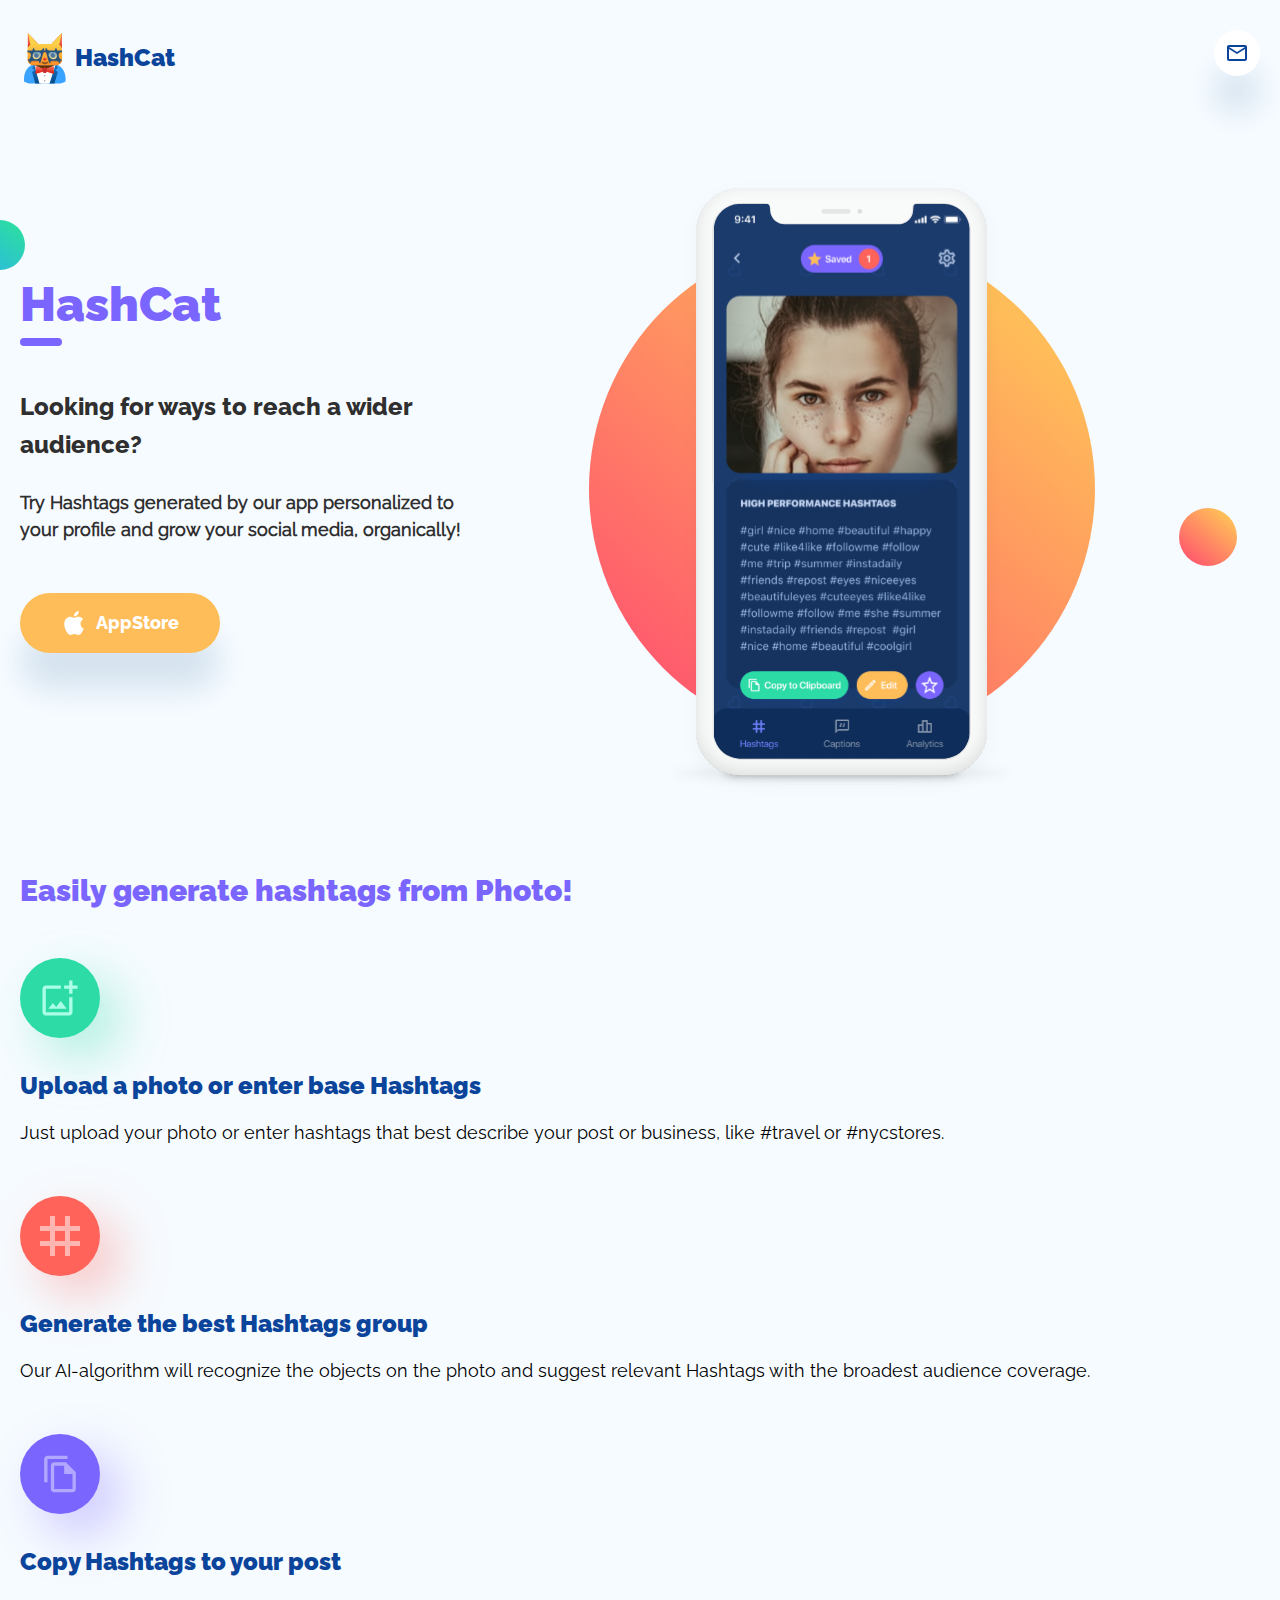
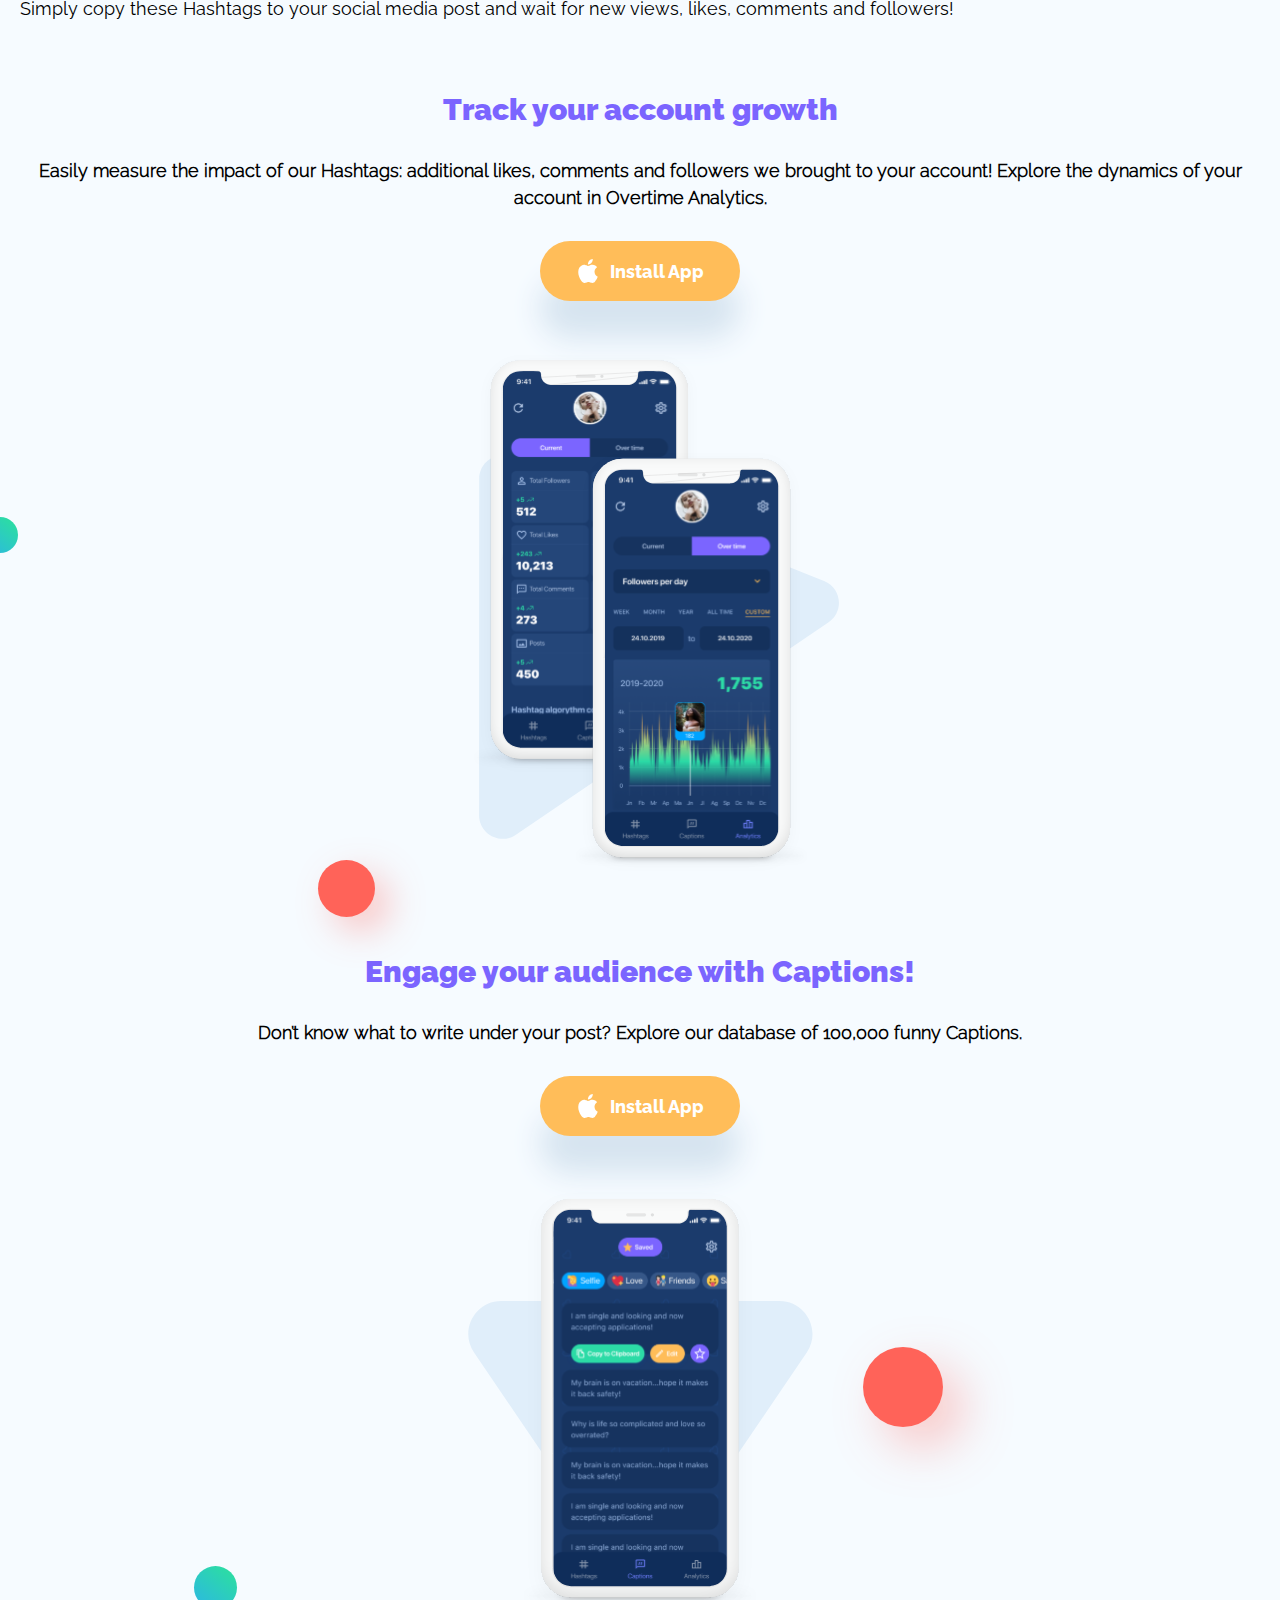
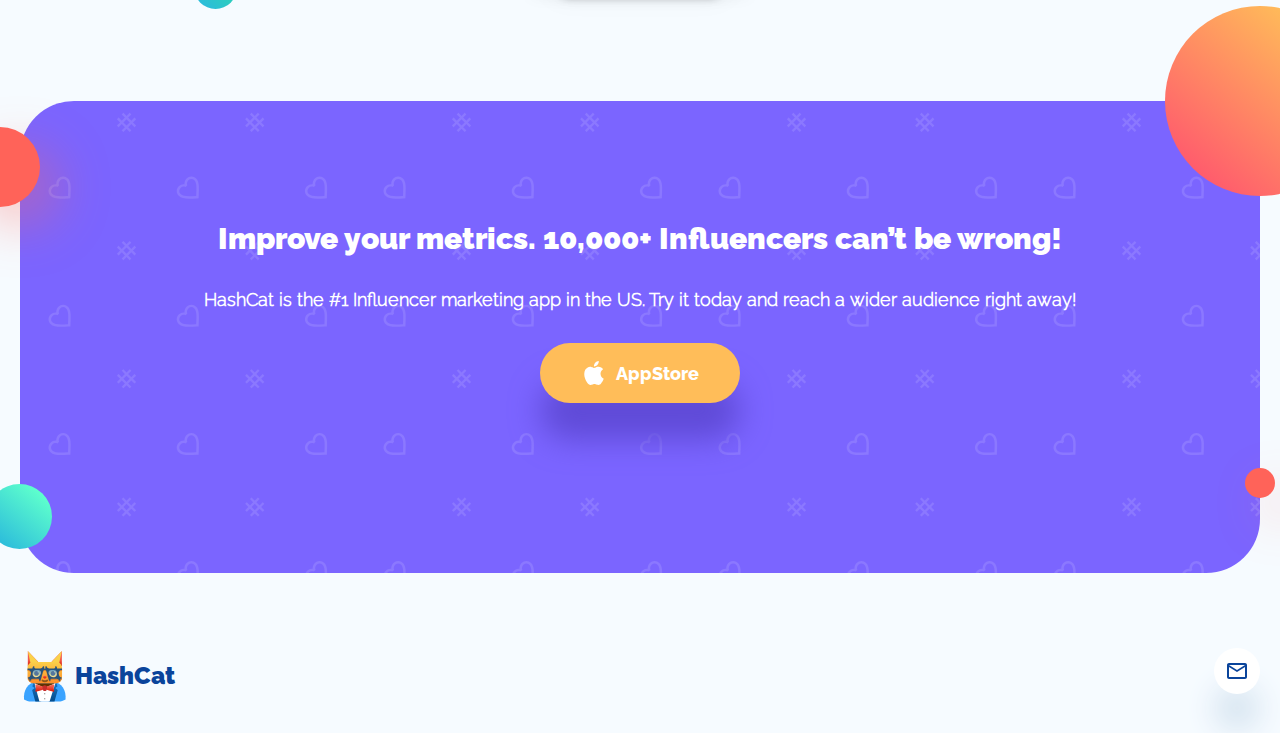
<file: index.html>
<!DOCTYPE html>
<html lang="en">

<head>
    <meta charset="UTF-8">
    <meta http-equiv="X-UA-Compatible" content="IE=edge">
    <meta name="viewport" content="width=device-width, initial-scale=1.0">
    <link rel="stylesheet" href="style.css">
    <link rel="icon" type="image/png" href="/favicon.png">
    <title>HashCat</title>
    <!-- Facebook Pixel Code -->
    <script>
        !function (f, b, e, v, n, t, s) {
            if (f.fbq) return; n = f.fbq = function () {
                n.callMethod ?
                n.callMethod.apply(n, arguments) : n.queue.push(arguments)
            };
            if (!f._fbq) f._fbq = n; n.push = n; n.loaded = !0; n.version = '2.0';
            n.queue = []; t = b.createElement(e); t.async = !0;
            t.src = v; s = b.getElementsByTagName(e)[0];
            s.parentNode.insertBefore(t, s)
        }(window, document, 'script',
            'https://connect.facebook.net/en_US/fbevents.js');
        fbq('init', '170245881575700');
        fbq('track', 'PageView');
    </script>
    <noscript><img height="1" width="1" style="display:none"
            src="https://www.facebook.com/tr?id=170245881575700&ev=PageView&noscript=1" /></noscript>
    <!-- End Facebook Pixel Code -->
    <meta name="facebook-domain-verification" content="nmpdd9qjwzcd7y74kgtcnouv10w0nv" />
</head>

<body>
    <!-- Header -->
    <section class="header-container">
        <div class="header-logo-text-container">
            <img class="header-logo" src="assets/img/logo-cat.svg" alt="logo">
            <span class="header-text">
                HashCat
            </span>
        </div>
        <div class="header-contact-us" onclick="openContactForm()">
            <a class="header-contact-us-text">Contact Us</a>
            <img src="assets/img/contact-us-logo.svg" alt="contact-us-logo">
        </div>
    </section>

    <!-- Main information -->
    <section class="main-information-container">
        <div class="main-information-green-ellipse ellipse"></div>
        <div class="main-information-purple-ellipse ellipse"></div>
        <div class="main-information-green-two-ellipse ellipse"></div>
        <div class="main-information-text-block">
            <div class="main-information-title">
                HashCat
                <span class="main-information-dash"></span>
            </div>
            <div class="main-information-subtitle">
                Looking for ways to reach a wider audience?
            </div>
            <div class="main-information-description">
                Try Hashtags generated by our app personalized to your profile and grow your social media, organically!
            </div>
            <a href="https://hashcat.onelink.me/kfWi/e539011a" class="main-information-action-button">
                <img src="assets/img/apple.svg" alt="apple">
                <span class="main-information-action-button-text">
                    AppStore
                </span>
            </a>
        </div>
        <div class="main-information-photo">
            <img class="main-information-photo-phone" src="assets/img/phone-main-screen.svg" alt="phone">
        </div>
        <div class="main-information-orange-ellipse ellipse"></div>
    </section>

    <!-- Advantages section -->
    <section class="advantages-container">
        <header class="advantages-title">
            Easily generate hashtags from Photo!
        </header>

        <div class="advantages-items">
            <div class="advantage-item">
                <div class="advantage-item-images">
                    <div class="advantage-item-img advantage-item-green">
                        <img src="./assets/img/add-photo-icon.svg" alt="add-photo-icon">
                    </div>
                    <div class="advantage-item-arrow">
                        <img src="./assets/img/arrow-one.svg" alt="arrow-icon">
                    </div>
                </div>
                <div class="advantage-item-title">
                    Upload a photo or enter base Hashtags
                </div>
                <div class="advantage-item-description">
                    Just upload your photo or enter hashtags that best describe your post or business, like #travel or
                    #nycstores.
                </div>
            </div>
            <div class="advantage-item">
                <div class="advantage-item-images">
                    <div class="advantage-item-img advantage-item-red">
                        <img src="./assets/img/hashtag-icon.svg" alt="hashtag-icon">
                    </div>
                    <div class="advantage-item-arrow">
                        <img src="./assets/img/arrow-two.svg" alt="arrow-icon">
                    </div>
                </div>
                <div class="advantage-item-title">
                    Generate the best Hashtags group
                </div>
                <div class="advantage-item-description">
                    Our AI-algorithm will recognize the objects on the photo and suggest relevant Hashtags with the
                    broadest audience coverage.
                </div>
            </div>
            <div class="advantage-item">
                <div class="advantage-item-images">
                    <div class="advantage-item-img advantage-item-purple">
                        <img src="./assets/img/file-icon.svg" alt="file-icon">
                    </div>
                    <div class="advantage-item-arrow">
                        <img src="./assets/img/arrow-three.svg" alt="arrow-icon">
                    </div>
                </div>
                <div class="advantage-item-title">
                    Copy Hashtags to your post
                </div>
                <div class="advantage-item-description">
                    Simply copy these Hashtags to your social media post and wait for new views, likes, comments and
                    followers!
                </div>
            </div>
        </div>
    </section>

    <!-- Extra information block 1 -->
    <section class="extra-information-container">
        <div class="extra-information-green-ellipse ellipse"></div>
        <div class="extra-information-purple-ellipse ellipse"></div>
        <div class="extra-information-text-block">
            <header class="extra-information-title">
                Track your account growth
            </header>
            <div class="extra-information-description">
                Easily measure the impact of our Hashtags: additional likes, comments and followers we brought to your
                account!
                Explore the dynamics of your account in Overtime Analytics.
            </div>
            <a href="https://hashcat.onelink.me/kfWi/e539011a" class="extra-information-action-button">
                <img src="assets/img/apple.svg" alt="apple">
                <span class="extra-information-action-button-text">
                    Install App
                </span>
            </a>
        </div>
        <div class="extra-information-photo">
            <img class="extra-information-photo-phones" src="assets/img/phones.svg" alt="phones">
            <img class="extra-information-photo-phones extra-information-photo-phones-big"
                src="assets/img/phones-big.svg" alt="phones">
        </div>
        <div class="extra-information-orange-ellipse ellipse"></div>
        <div class="extra-information-red-ellipse ellipse"></div>
    </section>

    <!-- Extra information block 2 -->
    <section class="extra-information-container extra-information-container-reverse">
        <div class="extra-information-text-block">
            <header class="extra-information-title">
                Engage your audience with Captions!
            </header>
            <div class="extra-information-description">
                Don’t know what to write under your post? Explore our database of 100,000 funny Captions.
            </div>
            <a href="https://hashcat.onelink.me/kfWi/e539011a" class="extra-information-action-button">
                <img src="assets/img/apple.svg" alt="apple">
                <span class="extra-information-action-button-text">
                    Install App
                </span>
            </a>
        </div>
        <div class="extra-information-red-ellipse-two ellipse"></div>
        <div class="extra-information-green-ellipse-two ellipse"></div>
        <div class="extra-information-photo">
            <img class="extra-information-photo-phone" src="assets/img/phone.svg" alt="phone">
            <img class="extra-information-photo-phone extra-information-photo-phone-big" src="assets/img/phone-big.svg"
                alt="phone">
        </div>
    </section>

    <!-- Pre-Footer block -->
    <section class="pre-footer-container">
        <div class="pre-footer-red-ellipse ellipse"></div>
        <div class="pre-footer-orange-ellipse ellipse"></div>
        <div class="pre-footer-green-ellipse ellipse"></div>
        <div class="pre-footer-red-two-ellipse ellipse"></div>
        <div class="pre-footer-green-two-ellipse ellipse"></div>
        <header class="pre-footer-title">
            Improve your metrics. 10,000+ Influencers can’t be wrong!
        </header>
        <div class="pre-footer-description">
            HashCat is the #1 Influencer marketing app in the US. Try it today and reach a wider audience right away!
        </div>
        <a href="https://hashcat.onelink.me/kfWi/e539011a" class="pre-footer-action-button">
            <img src="assets/img/apple.svg" alt="apple">
            <span class="pre-footer-action-button-text">
                AppStore
            </span>
        </a>
    </section>

    <!-- Footer -->
    <section class="footer-container">
        <div class="footer-logo-text-container">
            <img class="footer-logo" src="assets/img/logo-cat.svg" alt="logo">
            <span class="footer-text">
                HashCat
            </span>
        </div>
        <div class="footer-contact-us" onclick="openContactForm()">
            <a class="footer-contact-us-text">Contact Us</a>
            <img src="assets/img/contact-us-logo.svg" alt="contact-us-logo">
        </div>
    </section>

    <!-- Contact form -->
    <form class="contact-form-container myform" id="contact-form" action="" method="post">
        <div class="contact-form-title">Contact Support</div>
        <div class="contact-form-cross" onclick="closeContactForm()">
            <img src="./assets/img/cross-icon.svg" alt="cross-icon">
        </div>
        <div class="contact-form-inputs">
            <input type="email" name="email" placeholder="Email Adress">
            <input type="text" name="message" placeholder="Describe Your Problem">
        </div>
        <div class="contact-form-button-container">
            <button class="contact-form-action-button" type="submit">Submit</button>
        </div>
        <span class="output_message"></span>
    </form>

    <div id="blackout-wrapper"></div>
</body>
<script src="https://code.jquery.com/jquery-2.2.4.min.js" integrity="sha256-BbhdlvQf/xTY9gja0Dq3HiwQF8LaCRTXxZKRutelT44=" crossorigin="anonymous"></script>
<script src="script.js"></script>
</html>
</file>
<file: style.css>
@import './fonts.css';
* {
  padding: 0;
  margin: 0;
  box-sizing: border-box;
}

html, body {
  overflow-x: hidden;
  background-color: #F6FBFF;
  font-family: Raleway-Black;
}

body {
  padding: 30px 0;
}

.ellipse {
  border-radius: 50%;
  position: absolute;
}

.header-container, .footer-container {
  display: flex;
  justify-content: space-between;
  margin: 0 20px;
}
.header-container .header-logo-text-container, .header-container .footer-logo-text-container, .footer-container .header-logo-text-container, .footer-container .footer-logo-text-container {
  display: flex;
  align-items: center;
}
.header-container .header-logo-text-container .header-text, .header-container .header-logo-text-container .footer-text, .header-container .footer-logo-text-container .header-text, .header-container .footer-logo-text-container .footer-text, .footer-container .header-logo-text-container .header-text, .footer-container .header-logo-text-container .footer-text, .footer-container .footer-logo-text-container .header-text, .footer-container .footer-logo-text-container .footer-text {
  color: #0A449B;
  font-size: 1.5em;
  font-weight: 900;
  padding-left: 5px;
}
.header-container .header-contact-us, .header-container .footer-contact-us, .footer-container .header-contact-us, .footer-container .footer-contact-us {
  display: flex;
  justify-content: center;
  width: 46px;
  height: 46px;
  background: #FFFFFF;
  box-shadow: 0px 37px 30px #D6E4F0;
  border-radius: 40px;
  cursor: pointer;
}
.header-container .header-contact-us .header-contact-us-text, .header-container .header-contact-us .footer-contact-us-text, .header-container .footer-contact-us .header-contact-us-text, .header-container .footer-contact-us .footer-contact-us-text, .footer-container .header-contact-us .header-contact-us-text, .footer-container .header-contact-us .footer-contact-us-text, .footer-container .footer-contact-us .header-contact-us-text, .footer-container .footer-contact-us .footer-contact-us-text {
  display: none;
}
.header-container .header-contact-us img, .header-container .footer-contact-us img, .footer-container .header-contact-us img, .footer-container .footer-contact-us img {
  width: 24px;
}

.main-information-container {
  display: flex;
  flex-direction: column;
  align-items: center;
  margin: 0 20px;
  text-align: center;
  margin-top: 90px;
  color: #2F2F2F;
  position: relative;
}
.main-information-container .main-information-green-ellipse {
  width: 50px;
  height: 50px;
  background: linear-gradient(219.89deg, #2CDBA6 16.2%, #2CBCDB 86.96%);
  left: -45px;
  top: 45px;
}
.main-information-container .main-information-orange-ellipse {
  width: 58px;
  height: 58px;
  background: linear-gradient(219.89deg, #FFBD59 16.2%, #FF5A6D 86.96%);
  left: calc(100% - 9px);
  top: 333px;
}
.main-information-container .main-information-purple-ellipse {
  display: none;
  width: 51px;
  height: 51px;
  background: linear-gradient(219.89deg, #7B65FF 16.2%, #2CBCDB 86.96%);
}
.main-information-container .main-information-green-two-ellipse {
  display: none;
  width: 51px;
  height: 51px;
  background: linear-gradient(219.89deg, #2CDBA6 16.2%, #2CBCDB 86.96%);
}
.main-information-container .main-information-title {
  color: #7B65FF;
  font-size: 3em;
  font-weight: 900;
  padding-bottom: 6px;
  position: relative;
}
.main-information-container .main-information-dash {
  background-color: #7B65FF;
  width: 42px;
  height: 8px;
  border-radius: 22px;
  position: absolute;
  top: 100%;
  left: calc(50% - 22px);
}
.main-information-container .main-information-subtitle {
  font-size: 1.5em;
  font-weight: 800;
  line-height: 38px;
  font-family: Raleway-ExtraBold;
  margin: 50px 0 25px 0;
}
.main-information-container .main-information-description {
  font-size: 18px;
  font-weight: 600;
  line-height: 27px;
  font-family: Raleway-Regular;
}
.main-information-container .main-information-action-button {
  display: flex;
  justify-content: center;
  align-items: center;
  width: 200px;
  height: 60px;
  background-color: #FFBD59;
  box-shadow: 0px 37px 30px #D6E4F0;
  border-radius: 47px;
  color: #ffffff;
  text-decoration: none;
  z-index: 10;
  margin: 50px auto;
}
.main-information-container .main-information-action-button .main-information-action-button-text {
  font-size: 18px;
  font-weight: 800;
  margin-left: 10px;
  font-family: Raleway-ExtraBold;
}
.main-information-container .main-information-photo {
  width: 100vw;
  background: url(assets/img/ellipse.svg) no-repeat center;
}

.advantages-container {
  margin: 70px 20px;
}
.advantages-container .advantages-title {
  color: #7B65FF;
  font-size: 30px;
  font-weight: 900;
  margin-bottom: 50px;
}
.advantages-container .advantages-items .advantage-item {
  margin: 50px 0;
}
.advantages-container .advantages-items .advantage-item .advantage-item-title {
  font-size: 1.5em;
  font-weight: 800;
  line-height: 36px;
  color: #0A449B;
  margin-bottom: 15px;
}
.advantages-container .advantages-items .advantage-item .advantage-item-description {
  font-size: 18px;
  line-height: 27px;
  font-family: Raleway-Regular;
}
.advantages-container .advantages-items .advantage-item .advantage-item-img {
  display: flex;
  justify-content: center;
  width: 80px;
  height: 80px;
  border-radius: 50%;
  margin-bottom: 30px;
}
.advantages-container .advantages-items .advantage-item .advantage-item-img img {
  width: 40px;
}
.advantages-container .advantages-items .advantage-item .advantage-item-green {
  background-color: #2CDBA6;
  box-shadow: 20px 20px 50px rgba(44, 219, 166, 0.35);
}
.advantages-container .advantages-items .advantage-item .advantage-item-red {
  background-color: #FF6359;
  box-shadow: 20px 20px 50px rgba(255, 99, 89, 0.35);
}
.advantages-container .advantages-items .advantage-item .advantage-item-purple {
  background-color: #7B65FF;
  box-shadow: 20px 20px 50px rgba(123, 101, 255, 0.35);
}

.extra-information-container {
  display: flex;
  flex-direction: column;
  align-items: center;
  position: relative;
  margin: 0 20px;
}
.extra-information-container .extra-information-green-ellipse {
  width: 36px;
  height: 36px;
  background: linear-gradient(219.89deg, #2CDBA6 16.2%, #2CBCDB 86.96%);
  left: -38px;
  top: 425px;
}
.extra-information-container .extra-information-purple-ellipse {
  display: none;
  width: 51px;
  height: 51px;
  background: linear-gradient(219.89deg, #7B65FF 16.2%, #2CBCDB 86.96%);
}
.extra-information-container .extra-information-orange-first-ellipse {
  display: none;
  width: 139px;
  height: 139px;
  background: linear-gradient(219.89deg, #FFBD59 16.2%, #FF5A6D 86.96%);
}
.extra-information-container .extra-information-orange-ellipse {
  width: 100px;
  height: 100px;
  background: linear-gradient(219.89deg, #FFBD59 16.2%, #FF5A6D 86.96%);
  left: 53%;
  top: 445px;
  z-index: 1;
}
.extra-information-container .extra-information-red-ellipse {
  width: 57px;
  height: 57px;
  background: #FF6359;
  box-shadow: 14.2824px 14.2824px 35.7061px rgba(255, 99, 89, 0.35);
  left: 24%;
  top: 768px;
  z-index: 1;
}
.extra-information-container .extra-information-red-ellipse-two {
  width: 80px;
  height: 80px;
  background: #FF6359;
  box-shadow: 20px 20px 50px rgba(255, 99, 89, 0.35);
  left: 68%;
  top: 393px;
  z-index: 1;
}
.extra-information-container .extra-information-green-ellipse-two {
  width: 43px;
  height: 43px;
  background: linear-gradient(219.89deg, #2CDBA6 16.2%, #2CBCDB 86.96%);
  left: 14%;
  top: 612px;
  z-index: 1;
}
.extra-information-container .extra-information-title {
  color: #7B65FF;
  font-size: 30px;
  font-weight: 900;
  text-align: center;
  margin-bottom: 30px;
}
.extra-information-container .extra-information-description {
  font-size: 18px;
  font-weight: 600;
  line-height: 27px;
  text-align: center;
  font-family: Raleway-Light;
}
.extra-information-container .extra-information-action-button {
  display: flex;
  justify-content: center;
  align-items: center;
  width: 200px;
  height: 60px;
  background-color: #FFBD59;
  box-shadow: 0px 37px 30px #D6E4F0;
  border-radius: 47px;
  color: #ffffff;
  text-decoration: none;
  z-index: 10;
  margin: 30px auto 50px auto;
}
.extra-information-container .extra-information-action-button .extra-information-action-button-text {
  font-size: 18px;
  font-weight: 800;
  margin-left: 10px;
  font-family: Raleway-ExtraBold;
}
.extra-information-container .extra-information-photo {
  display: flex;
  justify-content: center;
  background: url(assets/img/triangle.svg) -125px -12px no-repeat;
  width: calc(100% + 40px);
  max-width: 405px;
  margin-bottom: 80px;
}
.extra-information-container .extra-information-photo:last-child {
  background: url(assets/img/triangle-bottom.svg) 50% 115px no-repeat;
}
.extra-information-container .extra-information-photo img {
  position: relative;
  z-index: 5;
}
.extra-information-container .extra-information-photo .extra-information-photo-phones-big, .extra-information-container .extra-information-photo .extra-information-photo-phone-big {
  display: none;
}

.pre-footer-container {
  display: flex;
  flex-direction: column;
  align-items: center;
  position: relative;
  background: url(assets/img/mask.svg);
  background-color: #7B65FF;
  border-radius: 54px;
  padding: 120px 20px;
  margin: 0 20px 75px 20px;
}
.pre-footer-container .pre-footer-red-ellipse {
  width: 80px;
  height: 80px;
  background: #FF6359;
  box-shadow: 20px 20px 50px rgba(255, 99, 89, 0.35);
  top: 26px;
  left: -60px;
}
.pre-footer-container .pre-footer-orange-ellipse {
  width: 190px;
  height: 190px;
  background: linear-gradient(219.89deg, #FFBD59 16.2%, #FF5A6D 86.96%);
  top: -95px;
  left: calc(100% - 95px);
}
.pre-footer-container .pre-footer-green-ellipse {
  width: 65px;
  height: 65px;
  background: linear-gradient(219.89deg, #5DFECD 16.2%, #2CBCDB 86.96%);
  bottom: 24px;
  left: -33px;
}
.pre-footer-container .pre-footer-red-two-ellipse {
  width: 30px;
  height: 30px;
  background: #FF6359;
  box-shadow: 20px 20px 50px rgba(255, 99, 89, 0.35);
  bottom: 75px;
  left: calc(100% - 15px);
}
.pre-footer-container .pre-footer-green-two-ellipse {
  display: none;
  width: 97px;
  height: 97px;
  background: linear-gradient(219.89deg, #5DFECD 16.2%, #2CBCDB 86.96%);
  left: 995px;
  bottom: 165px;
}
.pre-footer-container .pre-footer-title {
  color: #ffffff;
  font-size: 30px;
  font-weight: 900;
  text-align: center;
  margin-bottom: 30px;
  font-family: Raleway-Black;
}
.pre-footer-container .pre-footer-description {
  font-size: 18px;
  font-weight: 600;
  line-height: 27px;
  text-align: center;
  font-family: Raleway-Light;
  color: #ffffff;
}
.pre-footer-container .pre-footer-action-button {
  display: flex;
  justify-content: center;
  align-items: center;
  width: 200px;
  height: 60px;
  background-color: #FFBD59;
  box-shadow: 0px 37px 30px #604BD8;
  border-radius: 47px;
  color: #ffffff;
  text-decoration: none;
  z-index: 10;
  margin: 30px 0 50px 0;
}
.pre-footer-container .pre-footer-action-button .pre-footer-action-button-text {
  font-size: 18px;
  font-weight: 800;
  margin-left: 10px;
  font-family: Raleway-ExtraBold;
}

.contact-form-container {
  background-color: #ffffff;
  height: 50%;
  width: 50%;
  border-radius: 40px;
  padding: 0 40px;
  display: none;
  flex-direction: column;
  justify-content: space-around;
  align-items: center;
  position: fixed;
  bottom: 25%;
  z-index: 10;
  left: 25%;
}
.contact-form-container .contact-form-title {
  color: #7B65FF;
  font-size: 30px;
  font-weight: 900;
}
.contact-form-container .contact-form-cross {
  color: #7B65FF;
  font-size: 20px;
  text-align: center;
  cursor: pointer;
  position: absolute;
  right: 40px;
  top: 20px;
}
.contact-form-container .contact-form-cross img {
  width: 15px;
  height: 15px;
}
.contact-form-container .contact-form-inputs {
  display: flex;
  flex-direction: column;
  width: 100%;
}
.contact-form-container .contact-form-inputs input:first-child {
  margin-bottom: 20px;
}
.contact-form-container .contact-form-inputs input {
  border: 1px solid #E4E7EA;
  border-radius: 30px;
  height: 45px;
  background: #ffffff;
  padding: 0 20px;
}
.contact-form-container .contact-form-button-container .contact-form-action-button {
  display: flex;
  justify-content: center;
  align-items: center;
  width: 200px;
  height: 60px;
  background-color: #FFBD59;
  box-shadow: 0px 37px 30px #D6E4F0;
  border-radius: 47px;
  color: #ffffff;
  text-decoration: none;
  z-index: 10;
  font-size: 18px;
  font-weight: 800;
  margin-left: 10px;
  font-family: Raleway-ExtraBold;
  border: none;
  margin: 0;
  width: 100%;
  min-width: 140px;
  cursor: pointer;
}

#blackout-wrapper {
  position: fixed;
  width: 100%;
  height: 100%;
  background: #000000;
  opacity: 0.5;
  z-index: 9;
  top: 0;
  right: 0;
  left: 0;
  bottom: 0;
  display: none;
}

@media only screen and (max-width: 1440px) {
  .advantages-container .advantages-items .advantage-item-arrow {
    display: none;
  }
}
@media only screen and (min-width: 1024px) {
  .main-information-container {
    flex-direction: row;
    width: 100%;
    max-width: 1168px;
  }
  .main-information-container .main-information-text-block {
    text-align: left;
  }
  .main-information-container .main-information-action-button {
    margin: 50px 0;
  }
  .main-information-container .main-information-dash {
    left: 0;
  }
}
@media only screen and (min-width: 1440px) {
  .main-information-container {
    margin: 65px auto;
  }
  .main-information-container .main-information-green-ellipse {
    left: 350px;
    top: -95px;
  }
  .main-information-container .main-information-orange-ellipse {
    width: 140px;
    height: 140px;
    left: -250px;
    top: 560px;
  }
  .main-information-container .main-information-purple-ellipse {
    display: block;
    right: 590px;
    top: 420px;
  }
  .main-information-container .main-information-green-two-ellipse {
    display: block;
    right: -110px;
    top: 510px;
  }
  .main-information-container .main-information-photo {
    min-width: 506px;
    width: 80%;
    margin-left: 90px;
  }

  .header-container, .footer-container {
    margin: 0 40px;
  }
  .header-container .header-contact-us, .header-container .footer-contact-us, .footer-container .header-contact-us, .footer-container .footer-contact-us {
    min-width: 180px;
    align-items: center;
  }
  .header-container .header-contact-us .header-contact-us-text, .header-container .header-contact-us .footer-contact-us-text, .header-container .footer-contact-us .header-contact-us-text, .header-container .footer-contact-us .footer-contact-us-text, .footer-container .header-contact-us .header-contact-us-text, .footer-container .header-contact-us .footer-contact-us-text, .footer-container .footer-contact-us .header-contact-us-text, .footer-container .footer-contact-us .footer-contact-us-text {
    display: block;
    color: #0A449B;
    font-size: 18px;
    font-weight: 600;
    font-family: Raleway-Light;
    text-decoration: none;
  }
  .header-container .header-contact-us img, .header-container .footer-contact-us img, .footer-container .header-contact-us img, .footer-container .footer-contact-us img {
    display: none;
  }

  .footer-container {
    margin: 0 120px;
  }
  .footer-container .footer-contact-us {
    border: 2px solid #0A449B;
    box-sizing: border-box;
    box-shadow: none;
  }

  .advantages-container {
    display: flex;
    flex-direction: column;
    align-items: center;
    margin: 134px 0 178px 0;
  }
  .advantages-container .advantages-title {
    font-size: 3em;
    margin-bottom: 150px;
  }
  .advantages-container .advantages-items {
    display: flex;
    flex-direction: row;
  }
  .advantages-container .advantages-items .advantage-item {
    margin-left: 36px;
  }
  .advantages-container .advantages-items .advantage-item:first-child .advantage-item-images .advantage-item-arrow, .advantages-container .advantages-items .advantage-item:last-child .advantage-item-images .advantage-item-arrow {
    align-items: flex-start;
  }
  .advantages-container .advantages-items .advantage-item .advantage-item-title, .advantages-container .advantages-items .advantage-item .advantage-item-description {
    max-width: 307px;
  }
  .advantages-container .advantages-items .advantage-item .advantage-item-images {
    display: flex;
  }
  .advantages-container .advantages-items .advantage-item .advantage-item-images .advantage-item-arrow {
    display: flex;
    align-items: center;
    margin-left: 40px;
  }

  .extra-information-container {
    flex-direction: row-reverse;
    justify-content: center;
    margin: 0 180px 20px 180px;
  }
  .extra-information-container .extra-information-green-ellipse {
    width: 49px;
    height: 49px;
    left: 570px;
    top: 580px;
  }
  .extra-information-container .extra-information-orange-ellipse {
    width: 139px;
    height: 139px;
    left: 265px;
    top: 100px;
  }
  .extra-information-container .extra-information-purple-ellipse {
    display: block;
    left: 1050px;
    top: 65px;
  }
  .extra-information-container .extra-information-text-block {
    display: flex;
    flex-direction: column;
    align-items: center;
    max-width: 500px;
    width: 100%;
    z-index: 5;
  }
  .extra-information-container .extra-information-text-block .extra-information-title {
    margin-bottom: 40px;
    line-height: 56px;
  }
  .extra-information-container .extra-information-text-block .extra-information-description {
    margin-bottom: 20px;
  }
  .extra-information-container .extra-information-title {
    font-size: 3em;
  }
  .extra-information-container .extra-information-photo {
    width: 50%;
    justify-content: flex-start;
    background: url(assets/img/triangle.svg) -133px 93% no-repeat;
    max-width: none;
  }
  .extra-information-container .extra-information-photo .extra-information-photo-phones, .extra-information-container .extra-information-photo .extra-information-photo-phone {
    display: none;
  }
  .extra-information-container .extra-information-photo .extra-information-photo-phones-big, .extra-information-container .extra-information-photo .extra-information-photo-phone-big {
    display: block;
  }

  .extra-information-container-reverse {
    flex-direction: row;
  }
  .extra-information-container-reverse .extra-information-red-ellipse-two {
    top: 70px;
    left: 100%;
  }
  .extra-information-container-reverse .extra-information-green-ellipse-two {
    left: 57%;
    top: 390px;
  }
  .extra-information-container-reverse .extra-information-text-block {
    max-width: 540px;
    width: 100%;
  }
  .extra-information-container-reverse .extra-information-photo {
    justify-content: center;
    padding-bottom: 100px;
    background: url(assets/img/triangle-rotate.svg) 50px 158px no-repeat !important;
  }

  .pre-footer-container {
    padding: 190px 0;
    margin: 205px 120px 124px 120px;
  }
  .pre-footer-container .pre-footer-red-ellipse {
    top: 25px;
    left: 25px;
  }
  .pre-footer-container .pre-footer-orange-ellipse {
    left: 728px;
  }
  .pre-footer-container .pre-footer-green-ellipse {
    left: 196px;
    bottom: 64px;
  }
  .pre-footer-container .pre-footer-red-two-ellipse {
    width: 80px;
    height: 80px;
    bottom: -40px;
    left: 823px;
  }
  .pre-footer-container .pre-footer-green-two-ellipse {
    display: block;
  }
  .pre-footer-container .pre-footer-title {
    font-size: 3em;
    padding: 0 168px;
    margin-bottom: 25px;
  }
  .pre-footer-container .pre-footer-description {
    padding: 0 271px;
    margin-bottom: 20px;
  }
}
@media only screen and (max-width: 1024px) {
  .contact-form-container .contact-form-title {
    font-size: 1.5em;
  }
  .contact-form-container .contact-form-cross img {
    width: 10px;
    height: 10px;
  }
}

/*# sourceMappingURL=style.css.map */
</file>
